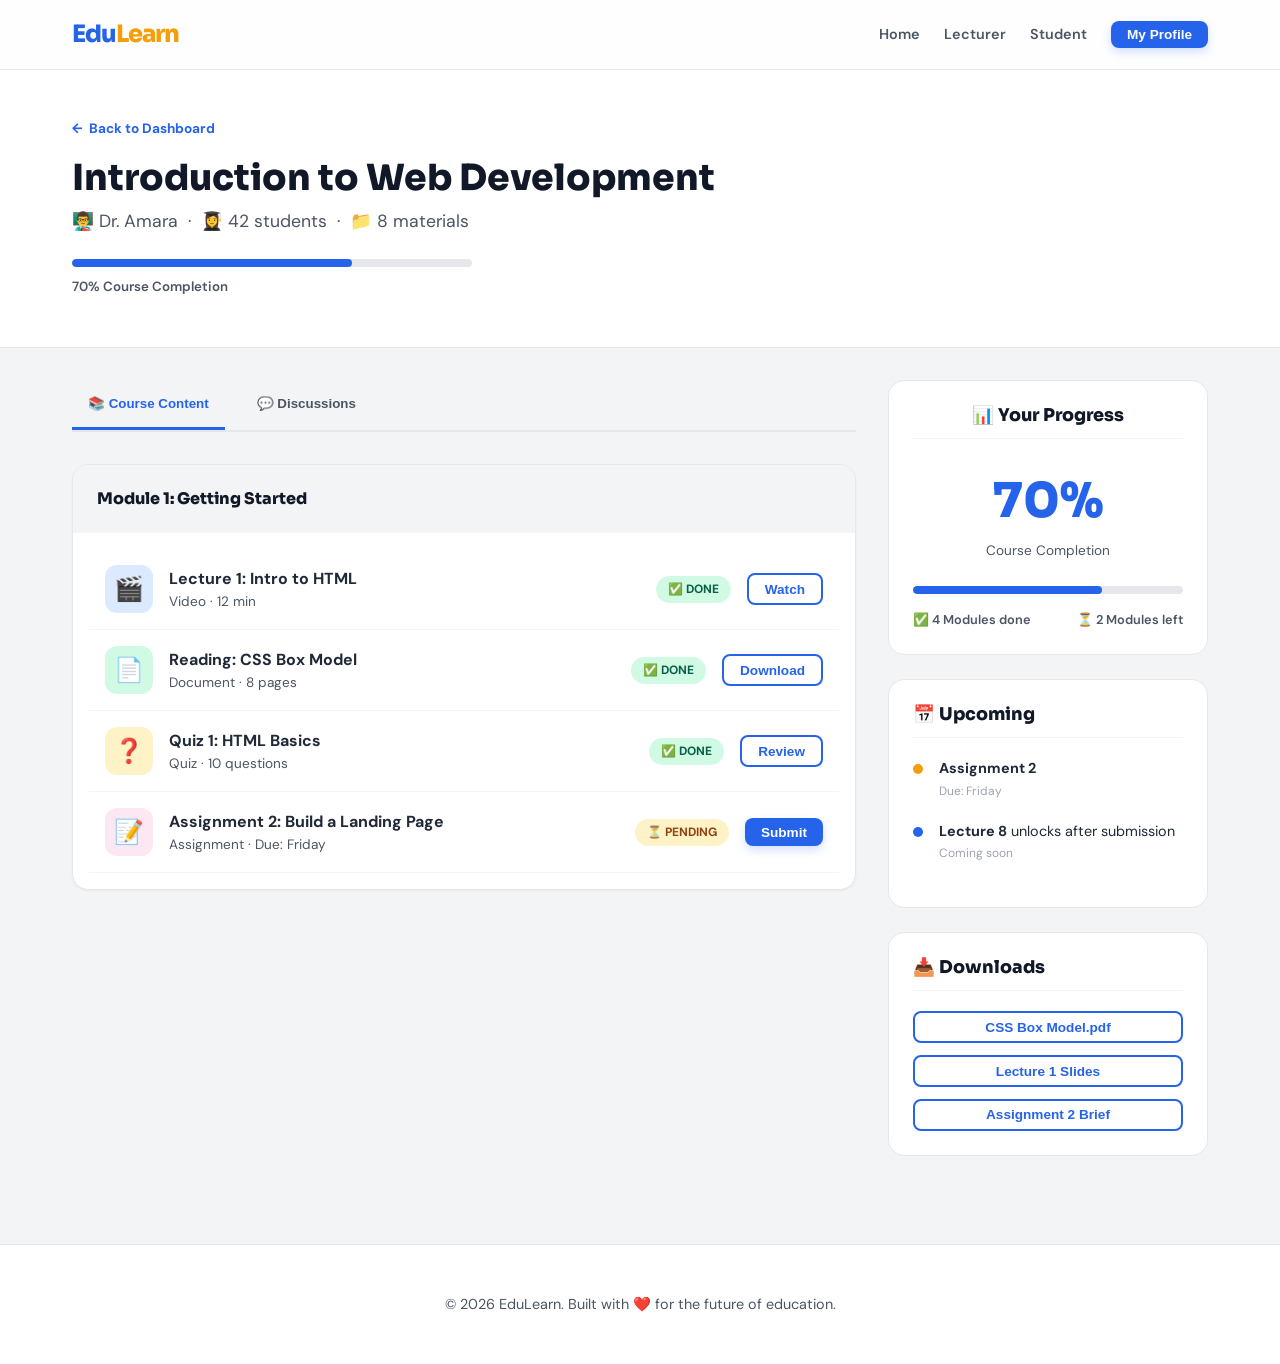
<file: course.html>
<!DOCTYPE html>
<html lang="en">
<head>
  <meta charset="UTF-8" />
  <meta name="viewport" content="width=device-width, initial-scale=1.0" />
  <title>EduLearn – Course View</title>
  <link rel="preconnect" href="https://fonts.googleapis.com" />
  <link href="https://fonts.googleapis.com/css2?family=Sora:wght@700;800&family=DM+Sans:wght@400;500;600&display=swap" rel="stylesheet" />
  <link rel="stylesheet" href="style.css" />
</head>
<body>

  <!-- NAVBAR -->
  <nav class="navbar">
    <div class="container nav-container">
      <div class="logo">Edu<span>Learn</span></div>
      <div class="nav-links">
        <a href="index.html">Home</a>
        <a href="lecture.html">Lecturer</a>
        <a href="student.html">Student</a>
        <button class="btn btn-primary btn-sm">My Profile</button>
      </div>
    </div>
  </nav>

  <!-- PAGE HEADER -->
  <div class="page-header">
    <div class="container">
      <a href="student.html" style="font-size:0.85rem; color:var(--primary); font-weight:700; display:flex; align-items:center; gap:0.4rem; margin-bottom:1rem;">
        <span>←</span> Back to Dashboard
      </a>
      <h1>Introduction to Web Development</h1>
      <p>👨‍🏫 Dr. Amara &nbsp;·&nbsp; 👩‍🎓 42 students &nbsp;·&nbsp; 📁 8 materials</p>
      <div style="margin-top:1.5rem; max-width:400px;">
        <div class="progress-bar">
          <div class="progress-fill" data-width="70"></div>
        </div>
        <small style="color:var(--gray-600); font-weight:600;">70% Course Completion</small>
      </div>
    </div>
  </div>

  <!-- COURSE BODY -->
  <div class="dashboard-layout">

    <!-- MAIN -->
    <div>
      <!-- TABS -->
      <div class="tabs" style="display:flex; gap:1rem; border-bottom:2px solid var(--gray-200); margin-bottom:2rem;">
        <button class="tab-btn active" data-tab="tab-content" style="padding:1rem; font-weight:700; background:none; border:none; border-bottom:3px solid transparent; cursor:pointer; color:var(--gray-600);">📚 Course Content</button>
        <button class="tab-btn" data-tab="tab-discussions" style="padding:1rem; font-weight:700; background:none; border:none; border-bottom:3px solid transparent; cursor:pointer; color:var(--gray-600);">💬 Discussions</button>
      </div>

      <!-- TAB: CONTENT -->
      <div class="tab-content active" id="tab-content">
        <div class="card" style="padding:0;">
          <div style="padding:1.5rem; border-bottom:1px solid var(--gray-100); background:var(--gray-100); border-radius:16px 16px 0 0;">
            <h3 style="font-size:1rem;">Module 1: Getting Started</h3>
          </div>
          
          <div style="padding:1rem;">
            <!-- Material Item 1 -->
            <div class="material-item" style="display:flex; align-items:center; gap:1rem; padding:1rem; border-bottom:1px solid var(--gray-100);">
              <div style="font-size:1.5rem; background:var(--primary-light); width:48px; height:48px; display:flex; align-items:center; justify-content:center; border-radius:12px;">🎬</div>
              <div style="flex:1;">
                <div style="font-weight:700;">Lecture 1: Intro to HTML</div>
                <div style="font-size:0.85rem; color:var(--gray-600);">Video · 12 min</div>
              </div>
              <span class="badge badge-green">✅ Done</span>
              <button class="btn btn-outline btn-sm" onclick="showNotification('▶️ Playing Lecture 1...')">Watch</button>
            </div>

            <!-- Material Item 2 -->
            <div class="material-item" style="display:flex; align-items:center; gap:1rem; padding:1rem; border-bottom:1px solid var(--gray-100);">
              <div style="font-size:1.5rem; background:#D1FAE5; width:48px; height:48px; display:flex; align-items:center; justify-content:center; border-radius:12px;">📄</div>
              <div style="flex:1;">
                <div style="font-weight:700;">Reading: CSS Box Model</div>
                <div style="font-size:0.85rem; color:var(--gray-600);">Document · 8 pages</div>
              </div>
              <span class="badge badge-green">✅ Done</span>
              <button class="btn btn-outline btn-sm" onclick="showNotification('📥 Downloading...')">Download</button>
            </div>

            <!-- Material Item 3 -->
            <div class="material-item" style="display:flex; align-items:center; gap:1rem; padding:1rem; border-bottom:1px solid var(--gray-100);">
              <div style="font-size:1.5rem; background:#FEF3C7; width:48px; height:48px; display:flex; align-items:center; justify-content:center; border-radius:12px;">❓</div>
              <div style="flex:1;">
                <div style="font-weight:700;">Quiz 1: HTML Basics</div>
                <div style="font-size:0.85rem; color:var(--gray-600);">Quiz · 10 questions</div>
              </div>
              <span class="badge badge-green">✅ Done</span>
              <button class="btn btn-outline btn-sm" onclick="showNotification('📊 Score: 90%')">Review</button>
            </div>

            <!-- Material Item 4 -->
            <div class="material-item" style="display:flex; align-items:center; gap:1rem; padding:1rem; border-bottom:1px solid var(--gray-100);">
              <div style="font-size:1.5rem; background:#FCE7F3; width:48px; height:48px; display:flex; align-items:center; justify-content:center; border-radius:12px;">📝</div>
              <div style="flex:1;">
                <div style="font-weight:700;">Assignment 2: Build a Landing Page</div>
                <div style="font-size:0.85rem; color:var(--gray-600);">Assignment · Due: Friday</div>
              </div>
              <span class="badge badge-amber">⏳ Pending</span>
              <button class="btn btn-primary btn-sm" onclick="showNotification('📤 Submission page opening...')">Submit</button>
            </div>
          </div>
        </div>
      </div>

      <!-- TAB: DISCUSSIONS -->
      <div class="tab-content" id="tab-discussions" style="display:none;">
        <div class="card">
          <form id="discussionForm" style="margin-bottom:2rem;">
            <div style="display:flex; gap:1rem;">
              <div style="width:40px; height:40px; border-radius:50%; background:var(--accent); color:white; display:flex; align-items:center; justify-content:center; font-weight:700;">F</div>
              <div style="flex:1;">
                <textarea id="discussionInput" placeholder="Ask a question or start a discussion..." style="width:100%; padding:1rem; border:1px solid var(--gray-200); border-radius:12px; font-family:inherit; outline:none; resize:none;"></textarea>
                <div style="display:flex; justify-content:flex-end; margin-top:0.5rem;">
                  <button type="submit" class="btn btn-primary btn-sm">Post Comment</button>
                </div>
              </div>
            </div>
          </form>

          <div id="discussionList">
            <!-- Instructor Post -->
            <div class="discussion-item" style="padding:1.5rem; border:1px solid var(--gray-100); border-radius:12px; margin-bottom:1rem;">
              <div style="display:flex; align-items:center; gap:0.75rem; margin-bottom:0.75rem;">
                <div style="width:36px; height:36px; border-radius:50%; background:var(--primary); color:white; display:flex; align-items:center; justify-content:center; font-weight:700;">A</div>
                <span style="font-weight:700;">Dr. Amara</span>
                <span class="badge badge-blue">Instructor</span>
                <span style="font-size:0.75rem; color:var(--gray-400); margin-left:auto;">2 days ago</span>
              </div>
              <div style="color:var(--gray-800); font-size:0.95rem;">Assignment 2 has been posted! Build a landing page using HTML and CSS. Submit by Friday. Feel free to ask any questions below.</div>
              <div style="margin-top:1rem; font-size:0.85rem; color:var(--primary); font-weight:600; cursor:pointer;">💬 4 replies</div>
            </div>

            <!-- Student Post -->
            <div class="discussion-item" style="padding:1.5rem; border:1px solid var(--gray-100); border-radius:12px; margin-bottom:1rem;">
              <div style="display:flex; align-items:center; gap:0.75rem; margin-bottom:0.75rem;">
                <div style="width:36px; height:36px; border-radius:50%; background:#10B981; color:white; display:flex; align-items:center; justify-content:center; font-weight:700;">K</div>
                <span style="font-weight:700;">Kofi Asante</span>
                <span class="badge badge-gray">Student</span>
                <span style="font-size:0.75rem; color:var(--gray-400); margin-left:auto;">1 day ago</span>
              </div>
              <div style="color:var(--gray-800); font-size:0.95rem;">Can we use any CSS framework like Bootstrap for Assignment 2, or just plain CSS?</div>
              <div style="margin-top:1rem; font-size:0.85rem; color:var(--primary); font-weight:600; cursor:pointer;">💬 1 reply</div>
            </div>
          </div>
        </div>
      </div>
    </div>

    <!-- SIDEBAR -->
    <div>
      <div class="sidebar-card" style="text-align:center;">
        <h3>📊 Your Progress</h3>
        <div style="margin:1.5rem 0;">
          <div style="font-family:'Sora',sans-serif; font-size:3rem; font-weight:800; color:var(--primary);">70%</div>
          <p style="font-size:0.85rem; color:var(--gray-600);">Course Completion</p>
        </div>
        <div class="progress-bar"><div class="progress-fill" data-width="70"></div></div>
        <div style="display:flex; justify-content:space-between; font-size:0.8rem; color:var(--gray-600); margin-top:1rem; font-weight:600;">
          <span>✅ 4 Modules done</span>
          <span>⏳ 2 Modules left</span>
        </div>
      </div>

      <div class="sidebar-card">
        <h3>📅 Upcoming</h3>
        <div class="activity-item">
          <div class="activity-dot" style="background:var(--warning);"></div>
          <div>
            <div class="activity-text"><strong>Assignment 2</strong></div>
            <div class="activity-time">Due: Friday</div>
          </div>
        </div>
        <div class="activity-item">
          <div class="activity-dot" style="background:var(--primary);"></div>
          <div>
            <div class="activity-text"><strong>Lecture 8</strong> unlocks after submission</div>
            <div class="activity-time">Coming soon</div>
          </div>
        </div>
      </div>

      <div class="sidebar-card">
        <h3>📥 Downloads</h3>
        <div style="display:flex; flex-direction:column; gap:0.75rem;">
          <button class="btn btn-outline btn-sm" onclick="showNotification('📥 CSS Box Model.pdf downloaded!')">CSS Box Model.pdf</button>
          <button class="btn btn-outline btn-sm" onclick="showNotification('📥 Slides downloaded!')">Lecture 1 Slides</button>
          <button class="btn btn-outline btn-sm" onclick="showNotification('📥 Assignment brief downloaded!')">Assignment 2 Brief</button>
        </div>
      </div>
    </div>

  </div>

  <footer>
    <div class="container">
      &copy; 2026 EduLearn. Built with ❤️ for the future of education.
    </div>
  </footer>

  <div class="notification" id="notification"></div>
  <script src="main.js"></script>
</body>
</html>
</file>
<file: style.css>
/* ===== CSS VARIABLES ===== */
:root {
  --primary: #2563EB;
  --primary-dark: #1E40AF;
  --primary-light: #DBEAFE;
  --accent: #F59E0B;
  --dark: #111827;
  --gray-800: #1F2937;
  --gray-600: #4B5563;
  --gray-400: #9CA3AF;
  --gray-200: #E5E7EB;
  --gray-100: #F3F4F6;
  --white: #ffffff;
  --success: #10B981;
  --warning: #F59E0B;
  --danger: #EF4444;
  --shadow-sm: 0 1px 2px 0 rgba(0, 0, 0, 0.05);
  --shadow-md: 0 4px 6px -1px rgba(0, 0, 0, 0.1), 0 2px 4px -1px rgba(0, 0, 0, 0.06);
  --shadow-lg: 0 10px 15px -3px rgba(0, 0, 0, 0.1), 0 4px 6px -2px rgba(0, 0, 0, 0.05);
  --shadow-xl: 0 20px 25px -5px rgba(0, 0, 0, 0.1), 0 10px 10px -5px rgba(0, 0, 0, 0.04);
  --radius: 16px;
  --radius-sm: 8px;
  --transition: all 0.3s ease;
}

/* ===== RESET & BASE ===== */
* {
  margin: 0;
  padding: 0;
  box-sizing: border-box;
}

html {
  scroll-behavior: smooth;
}

body {
  font-family: 'DM Sans', sans-serif;
  font-size: 16px;
  color: var(--gray-800);
  background-color: var(--gray-100);
  line-height: 1.6;
}

h1, h2, h3 {
  font-family: 'Sora', sans-serif;
  font-weight: 800;
  line-height: 1.2;
  color: var(--dark);
}

a {
  text-decoration: none;
  color: inherit;
  transition: var(--transition);
}

img {
  max-width: 100%;
  height: auto;
  display: block;
}

.container {
  max-width: 1200px;
  margin: 0 auto;
  padding: 0 2rem;
}

/* ===== NAVBAR ===== */
.navbar {
  height: 70px;
  display: flex;
  align-items: center;
  background: rgba(255, 255, 255, 0.9);
  backdrop-filter: blur(10px);
  border-bottom: 1px solid var(--gray-200);
  position: sticky;
  top: 0;
  z-index: 1000;
}

.nav-container {
  display: flex;
  justify-content: space-between;
  align-items: center;
  width: 100%;
}

.navbar .logo {
  font-family: 'Sora', sans-serif;
  font-size: 1.5rem;
  font-weight: 800;
  color: var(--primary);
  letter-spacing: -1px;
}

.navbar .logo span {
  color: var(--accent);
}

.nav-links {
  display: flex;
  align-items: center;
  gap: 1.5rem;
}

.nav-links a {
  color: var(--gray-600);
  font-weight: 600;
  font-size: 0.9rem;
}

.nav-links a:hover, .nav-links a.active {
  color: var(--primary);
}

/* ===== BUTTONS ===== */
.btn {
  display: inline-block;
  padding: 0.7rem 1.5rem;
  border-radius: var(--radius-sm);
  font-weight: 700;
  font-size: 0.95rem;
  cursor: pointer;
  border: none;
  transition: var(--transition);
  text-align: center;
}

.btn-sm {
  padding: 0.4rem 1rem;
  font-size: 0.85rem;
}

.btn-primary {
  background: var(--primary);
  color: var(--white);
  box-shadow: 0 4px 10px 0 rgba(37, 99, 235, 0.2);
}

.btn-primary:hover {
  background: var(--primary-dark);
  transform: translateY(-1px);
}

.btn-outline {
  background: transparent;
  color: var(--primary);
  border: 2px solid var(--primary);
}

.btn-outline:hover {
  background: var(--primary-light);
}

.btn-accent {
  background: var(--accent);
  color: var(--white);
}

.btn-accent:hover {
  background: #D97706;
}

/* ===== PAGE HEADER ===== */
.page-header {
  background: var(--white);
  padding: 3rem 0;
  border-bottom: 1px solid var(--gray-200);
  margin-bottom: 2rem;
}

.page-header h1 {
  font-size: 2.25rem;
  margin-bottom: 0.5rem;
}

.page-header p {
  color: var(--gray-600);
  font-size: 1.1rem;
}

/* ===== DASHBOARD LAYOUT ===== */
.dashboard-layout {
  display: grid;
  grid-template-columns: 1fr 320px;
  gap: 2rem;
  max-width: 1200px;
  margin: 0 auto 4rem;
  padding: 0 2rem;
}

.section-title {
  font-size: 1.25rem;
  font-weight: 800;
  margin-bottom: 1.5rem;
  color: var(--dark);
}

/* ===== CARDS ===== */
.card {
  background: var(--white);
  border-radius: var(--radius);
  padding: 1.5rem;
  box-shadow: var(--shadow-sm);
  border: 1px solid var(--gray-200);
  margin-bottom: 1.5rem;
}

/* ===== STATS GRID ===== */
.stats-grid {
  display: grid;
  grid-template-columns: repeat(auto-fit, minmax(200px, 1fr));
  gap: 1.5rem;
  margin-bottom: 2.5rem;
}

.stat-card {
  background: var(--white);
  border-radius: var(--radius);
  padding: 1.5rem;
  border: 1px solid var(--gray-200);
  display: flex;
  flex-direction: column;
  position: relative;
  overflow: hidden;
}

.stat-card::after {
  content: '';
  position: absolute;
  top: 0;
  left: 0;
  width: 4px;
  height: 100%;
  background: var(--primary);
}

.stat-icon {
  font-size: 1.5rem;
  margin-bottom: 0.5rem;
  background: var(--gray-100);
  width: 40px;
  height: 40px;
  display: flex;
  align-items: center;
  justify-content: center;
  border-radius: 8px;
}

.stat-label {
  font-size: 0.85rem;
  font-weight: 600;
  color: var(--gray-600);
  text-transform: uppercase;
  letter-spacing: 0.5px;
}

.stat-value {
  font-family: 'Sora', sans-serif;
  font-size: 2rem;
  font-weight: 800;
  color: var(--dark);
}

/* ===== COURSE CARDS ===== */
.course-card {
  background: var(--white);
  border-radius: var(--radius);
  overflow: hidden;
  border: 1px solid var(--gray-200);
  margin-bottom: 1.5rem;
  transition: var(--transition);
  display: flex;
}

.course-card:hover {
  box-shadow: var(--shadow-md);
  transform: translateY(-2px);
}

.course-thumb {
  width: 240px;
  flex-shrink: 0;
}

.course-thumb img {
  width: 100%;
  height: 100%;
  object-fit: cover;
}

.course-details {
  padding: 1.5rem;
  flex: 1;
  display: flex;
  flex-direction: column;
}

.course-card-header {
  display: flex;
  justify-content: space-between;
  align-items: flex-start;
  margin-bottom: 1rem;
}

.course-card h3 {
  font-size: 1.1rem;
  margin-bottom: 0.25rem;
}

.course-meta {
  font-size: 0.85rem;
  color: var(--gray-600);
}

.progress-container {
  margin: 1rem 0;
}

.progress-bar {
  background: var(--gray-200);
  height: 8px;
  border-radius: 4px;
  overflow: hidden;
  margin-bottom: 0.4rem;
}

.progress-fill {
  background: var(--primary);
  height: 100%;
  border-radius: 4px;
  transition: width 1s ease-in-out;
}

.course-actions {
  display: flex;
  gap: 0.75rem;
  margin-top: auto;
}

/* ===== SIDEBAR ===== */
.sidebar-card {
  background: var(--white);
  border-radius: var(--radius);
  padding: 1.5rem;
  border: 1px solid var(--gray-200);
  margin-bottom: 1.5rem;
}

.sidebar-card h3 {
  font-size: 1.1rem;
  margin-bottom: 1.25rem;
  padding-bottom: 0.75rem;
  border-bottom: 1px solid var(--gray-100);
}

/* ===== ACTIVITY FEED ===== */
.activity-item {
  display: flex;
  gap: 1rem;
  margin-bottom: 1.25rem;
}

.activity-dot {
  width: 10px;
  height: 10px;
  border-radius: 50%;
  margin-top: 6px;
  flex-shrink: 0;
}

.activity-text {
  font-size: 0.9rem;
  line-height: 1.4;
}

.activity-time {
  font-size: 0.75rem;
  color: var(--gray-400);
  margin-top: 0.2rem;
}

/* ===== UPLOAD ZONE ===== */
.upload-zone {
  background: var(--white);
  border: 2px dashed var(--primary);
  border-radius: var(--radius);
  padding: 3rem 2rem;
  text-align: center;
  cursor: pointer;
  transition: var(--transition);
  margin-bottom: 2rem;
}

.upload-zone:hover {
  background: var(--primary-light);
  border-color: var(--primary-dark);
}

.upload-icon {
  font-size: 3rem;
  margin-bottom: 1rem;
}

/* ===== BADGES ===== */
.badge {
  padding: 0.25rem 0.75rem;
  border-radius: 999px;
  font-size: 0.75rem;
  font-weight: 700;
  text-transform: uppercase;
}

.badge-green { background: #D1FAE5; color: #065F46; }
.badge-blue { background: #DBEAFE; color: #1E40AF; }
.badge-amber { background: #FEF3C7; color: #92400E; }
.badge-gray { background: var(--gray-200); color: var(--gray-600); }

/* ===== FOOTER ===== */
footer {
  padding: 3rem 0;
  background: var(--white);
  border-top: 1px solid var(--gray-200);
  text-align: center;
  color: var(--gray-600);
  font-size: 0.9rem;
}

/* ===== NOTIFICATION ===== */
.notification {
  position: fixed;
  bottom: 20px;
  right: 20px;
  background: var(--dark);
  color: var(--white);
  padding: 1rem 1.5rem;
  border-radius: var(--radius-sm);
  box-shadow: var(--shadow-lg);
  display: none;
  z-index: 2000;
}

/* ===== RESPONSIVE ===== */
@media (max-width: 992px) {
  .dashboard-layout {
    grid-template-columns: 1fr;
  }
  
  .course-card {
    flex-direction: column;
  }
  
  .course-thumb {
    width: 100%;
    height: 180px;
  }
}

@media (max-width: 640px) {
  .nav-links {
    display: none;
  }
}
</file>
